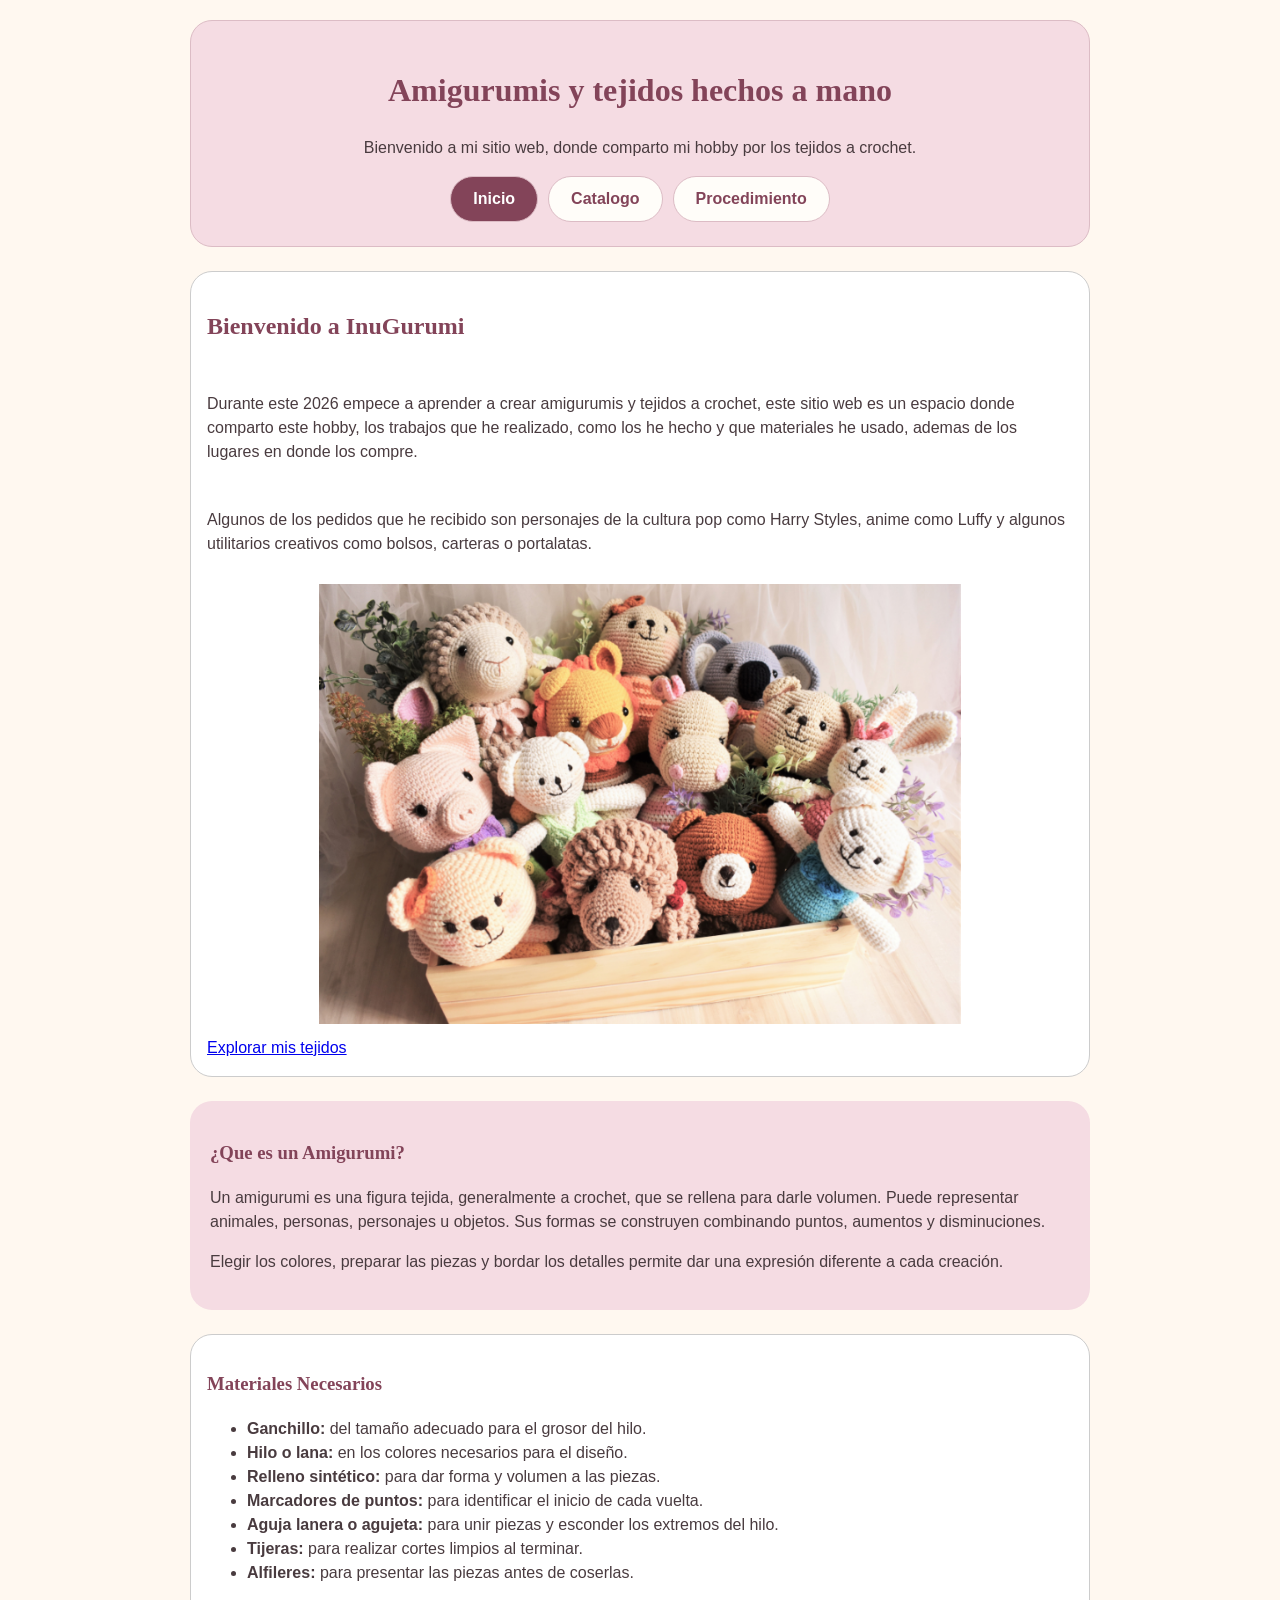
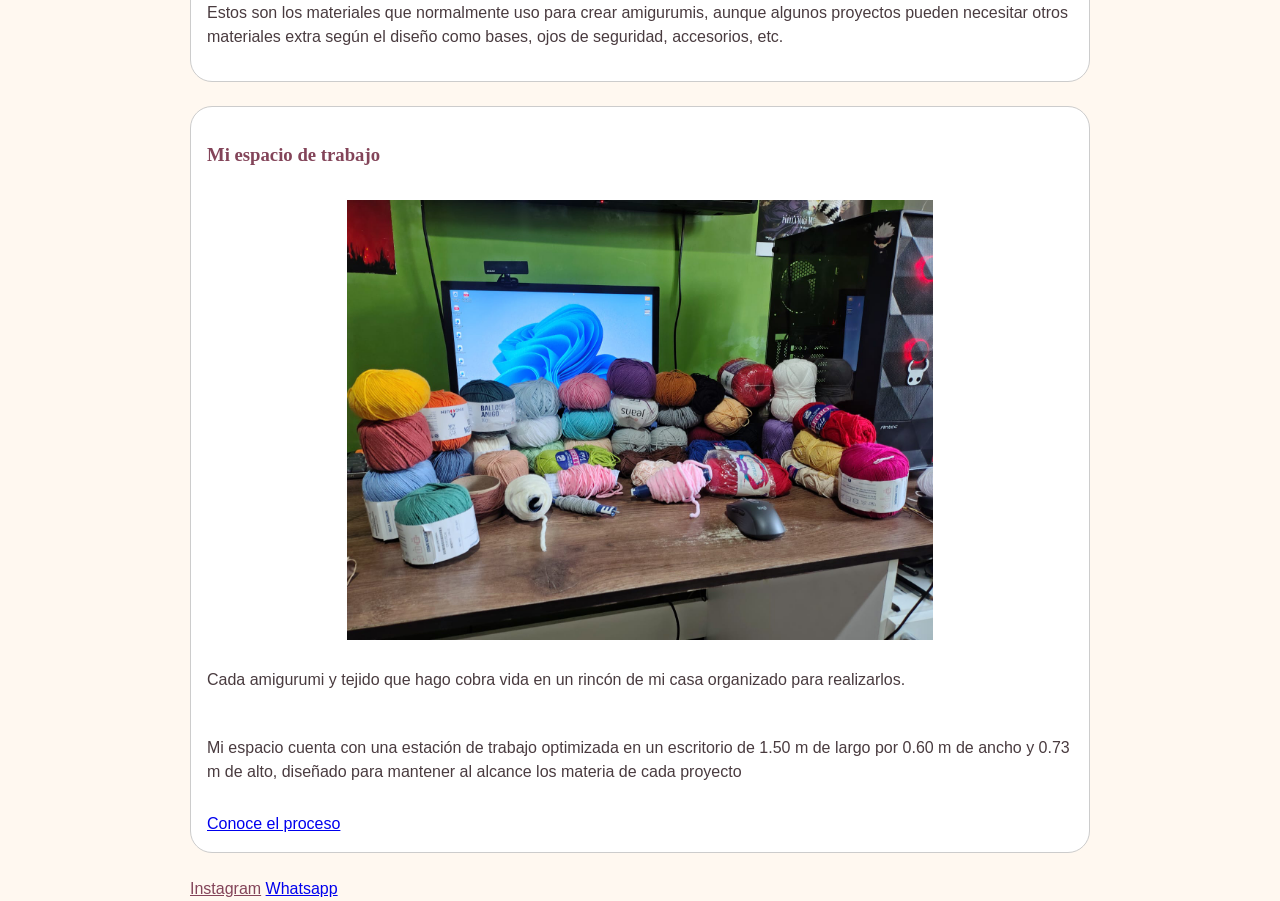
<file: index.html>
<!DOCTYPE html>
<html lang="es">
<head>
    <meta charset="UTF-8">
    <meta name="viewport" content="width=device-width, initial-scale=1.0">
    <title>Amigurumis</title>
    <link rel="stylesheet" href="css/estilos.css">  
    <style>
        .bienvenida {
            display: grid;
            gap: 12px;
            align-items: center;
        }
        #color {
            border: none;
        }

        .bienvenida img {
            width: 100%;
            max-height: 440px;
            object-fit: contain;
            border-radius: 22px;
        }

        section {
            margin-block: 1.5rem; 
            padding: 16px; 
            border: 1px solid #ccc; 
            border-radius: 22px;
        }

    </style>
</head>
<body>
    <header>
        <div class="contenedor">
            <h1 style="text-align: center;">Amigurumis y tejidos hechos a mano </h1>
            <p>Bienvenido a mi sitio web, donde comparto mi hobby por los tejidos a crochet.</p>
            <nav>
                <a href="index.html" title="ir al inicio" class="activo">Inicio</a>
                <a href="catalogo.html" title="ir a catalogo">Catalogo</a>
                <a href="procedimiento.html" title="ir a procedimiento">Procedimiento</a>
            </nav>  
        </div>
    </header>

<main>

    <section class="bienvenida">
        <h2>Bienvenido a InuGurumi</h2>
        <p> Durante este 2026 empece a aprender a crear amigurumis y tejidos a crochet, este sitio web es un espacio donde comparto este hobby, 
            los trabajos que he realizado, como los he hecho y que materiales he usado, ademas de los lugares en donde los compre. 
        </p>

        <p>Algunos de los pedidos que he recibido son personajes de la cultura pop como Harry Styles, 
            anime como Luffy y algunos utilitarios creativos como bolsos, carteras o portalatas.
        </p>

        <img src="images/amigurumisPrincipal.png" alt="Amigurumis" title="Amigurumis" width="400" height="300">
        <a class="boton" href="catalogo.html" target="_blank">Explorar mis tejidos</a>

    </section>

    <section id="color" style="background-color: #f5dce3; padding: 20px; border-radius: 22px;">
        <h3>¿Que es un Amigurumi?</h3>
        <p>Un amigurumi es una figura tejida, generalmente a crochet, que se rellena para darle volumen. 
            Puede representar animales, personas, personajes u objetos.
            Sus formas se construyen combinando puntos, aumentos y disminuciones.
        </p>

        <p>Elegir los colores, preparar las piezas y bordar los detalles 
            permite dar una expresión diferente a cada creación. 
        </p>
    </section>

    <section>
      <h3 class="titulo">Materiales Necesarios</h3>
      <ul class="lista">
         <li>
            <strong>Ganchillo:</strong> del tamaño adecuado para el grosor del hilo.
        </li>
        <li>
            <strong>Hilo o lana:</strong> en los colores necesarios para el diseño.
        </li>
        <li>
            <strong>Relleno sintético:</strong> para dar forma y volumen a las piezas.
        </li>
        <li>
            <strong>Marcadores de puntos:</strong> para identificar el inicio de cada vuelta.
        </li>
        <li>
            <strong>Aguja lanera o agujeta:</strong> para unir piezas y esconder los extremos del hilo.
        </li>
        <li>
            <strong>Tijeras:</strong> para realizar cortes limpios al terminar.
        </li>
        <li>
            <strong>Alfileres:</strong> para presentar las piezas antes de coserlas.
        </li>
      </ul>
      <p>Estos son los materiales que normalmente uso para crear amigurumis, aunque algunos proyectos pueden necesitar 
        otros materiales extra según el diseño como bases, ojos de seguridad, accesorios, etc.</p>
    </section>

    <section class="bienvenida">
      <h3 class="titulo">Mi espacio de trabajo</h3>
      <img src="images/espacio.jpeg" alt="Mi espacio de trabajo" title="Mi espacio de trabajo" width="400" height="300">
        <p>Cada amigurumi y tejido que hago cobra vida en un rincón de mi casa organizado para realizarlos.</p>
        <p>Mi espacio cuenta con una estación de trabajo optimizada en un escritorio de 1.50 m de largo por 0.60 m de ancho y 0.73 m de alto, 
        diseñado para mantener al alcance los materia de cada proyecto</p> 
        <a class="ver-mas" href="procedimiento.html">Conoce el proceso</a>
    </section>

</main>

   <footer>
    <a href="https://www.instagram.com/inutale_02/">Instagram</a>
    <a href="https://api.whatsapp.com/send?phone=0959113373">Whatsapp</a>
</footer>

</body>
</html>
</file>
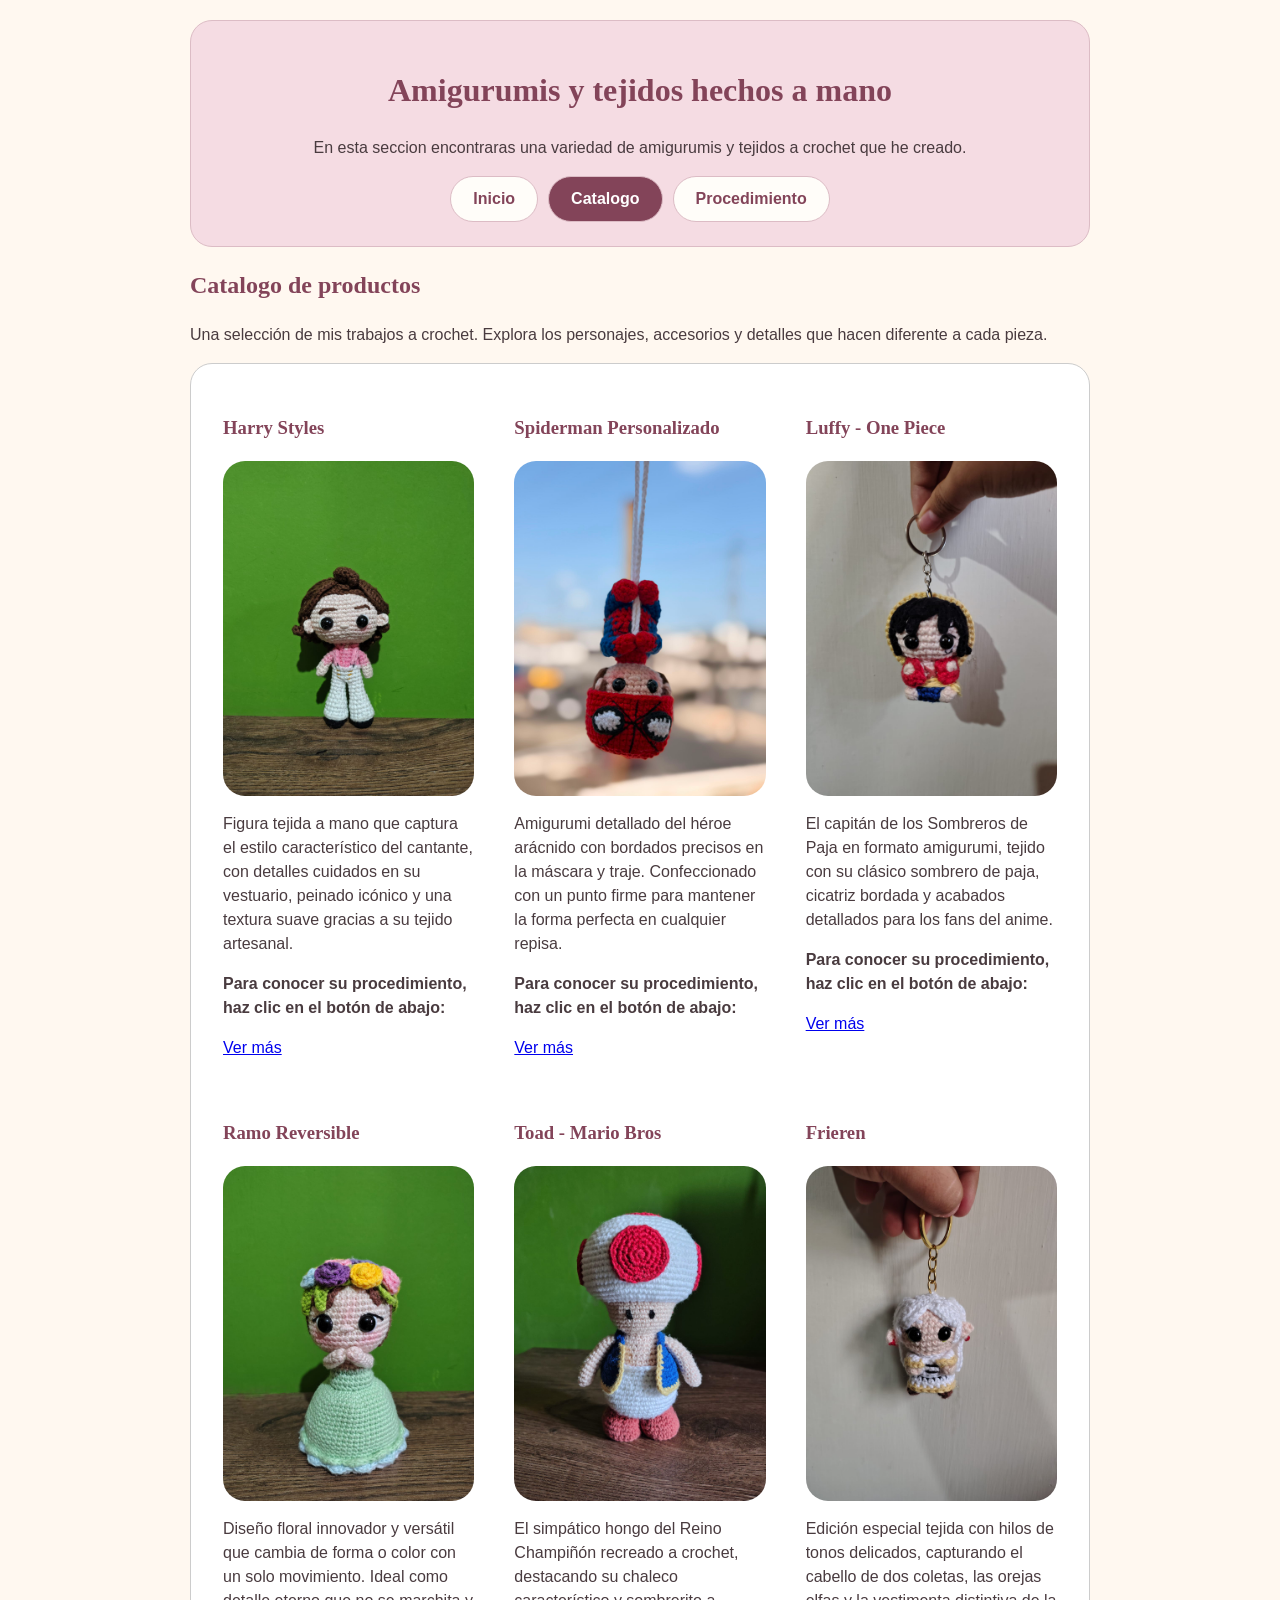
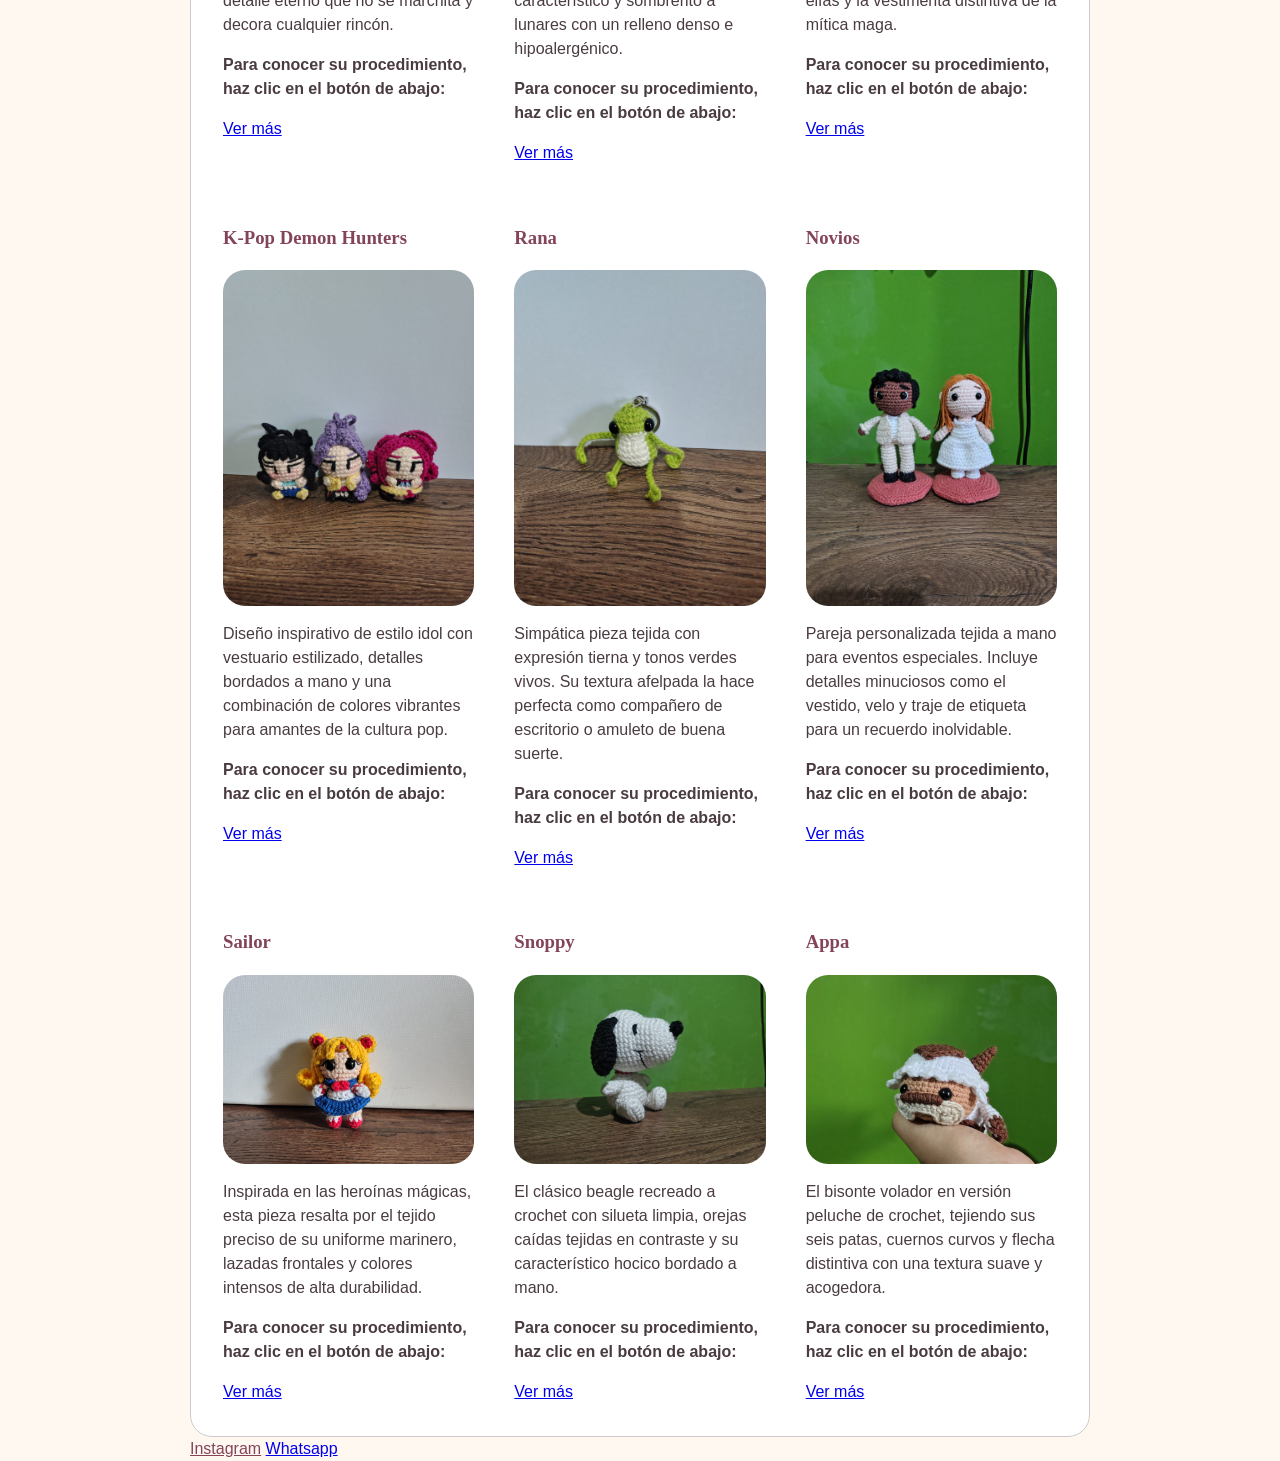
<file: catalogo.html>
<!DOCTYPE html>
<html lang="es">
<head>
    <meta charset="UTF-8">
    <meta name="viewport" content="width=device-width, initial-scale=1.0">
    <title>Amigurumis</title>
    <link rel="stylesheet" href="css/estilos.css">  
    <style>
        .bienvenida {
            display: grid;
            gap: 30px;
            align-items: center;
        }

        .bienvenida img {
            width: 100%;
            max-height: 440px;
            object-fit: contain;
        }

        section {
            margin-block: 1.5rem; 
            padding: 16px; 
            border: 1px solid #ccc; 
            border-radius: 22px;
        }

        button {
            padding: 20px 25px; 
            background-color: #d68b29; 
            color: white; border: none; 
            border-radius: 8px; 
            cursor: pointer;
        }
        input, textarea {
            width: 100%; 
            padding: 20px; 
            margin-bottom: 20px; 
            border: 1px solid #ccc; 
            border-radius: 4px;
        }

    </style>
</head>

<body>
    <header>
        <div class="contenedor">
            <h1>Amigurumis y tejidos hechos a mano </h1>
            <p>En esta seccion encontraras una variedad de amigurumis y tejidos a crochet que he creado.</p>
            <nav>
                <a href="index.html" title="ir al inicio">Inicio</a>
                <a href="catalogo.html" title="ir a catalogo" class="activo">Catalogo</a>
                <a href="procedimiento.html" title="ir a procedimiento">Procedimiento</a>
            </nav>  
        </div>
    </header>

<main>
    <h2>Catalogo de productos</h2>
    <p>Una selección de mis trabajos a crochet. Explora los personajes, accesorios y detalles que hacen diferente a cada pieza.</p>

    <div class="catalogo">
    <article class="card">
        <h3>Harry Styles</h3>
        <img src="images/Harry.jpeg" alt="Amigurumi de Harry Styles" width="300" height="300">
        <p>Figura tejida a mano que captura el estilo característico del cantante, con detalles cuidados en su vestuario, peinado icónico y una textura suave gracias a su tejido artesanal.</p>
        <p style="font-weight: bold ;">Para conocer su procedimiento, haz clic en el botón de abajo:</p>
        <a class="ver-mas" href="procedimiento.html">Ver más</a>
    </article>

    <article class="card">
        <h3>Spiderman Personalizado</h3>
        <img src="images/Spiderman.jpeg" alt="Amigurumi de Spiderman" width="300" height="300">
        <p>Amigurumi detallado del héroe arácnido con bordados precisos en la máscara y traje. Confeccionado con un punto firme para mantener la forma perfecta en cualquier repisa.</p>
        <p style="font-weight: bold;">Para conocer su procedimiento, haz clic en el botón de abajo:</p>
        <a class="ver-mas" href="procedimiento.html">Ver más</a>
    </article>

    <article class="card">
        <h3>Luffy - One Piece</h3>
        <img src="images/Luffy.jpeg" alt="Amigurumi de Luffy" width="300" height="300">
        <p>El capitán de los Sombreros de Paja en formato amigurumi, tejido con su clásico sombrero de paja, cicatriz bordada y acabados detallados para los fans del anime.</p>
        <p style="font-weight: bold;">Para conocer su procedimiento, haz clic en el botón de abajo:</p>
        <a class="ver-mas" href="procedimiento.html">Ver más</a>
    </article>

    <article class="card">
        <h3>Ramo Reversible</h3>
        <img src="images/Ramo.jpeg" alt="Amigurumi de Ramo" width="300" height="300">
        <p>Diseño floral innovador y versátil que cambia de forma o color con un solo movimiento. Ideal como detalle eterno que no se marchita y decora cualquier rincón.</p>
        <p style="font-weight: bold;">Para conocer su procedimiento, haz clic en el botón de abajo:</p>
        <a class="ver-mas" href="procedimiento.html">Ver más</a>
    </article>

    <article class="card">
        <h3>Toad - Mario Bros</h3>
        <img src="images/Toad.jpeg" alt="Amigurumi de Toad" width="300" height="300">
        <p>El simpático hongo del Reino Champiñón recreado a crochet, destacando su chaleco característico y sombrerito a lunares con un relleno denso e hipoalergénico.</p>
        <p style="font-weight: bold;">Para conocer su procedimiento, haz clic en el botón de abajo:</p>
        <a class="ver-mas" href="procedimiento.html">Ver más</a>
    </article>

    <article class="card">
        <h3>Frieren</h3>
        <img src="images/Frieren.jpeg" alt="Amigurumi de Frieren" width="300" height="300">
        <p>Edición especial tejida con hilos de tonos delicados, capturando el cabello de dos coletas, las orejas elfas y la vestimenta distintiva de la mítica maga.</p>
        <p style="font-weight: bold;">Para conocer su procedimiento, haz clic en el botón de abajo:</p>
        <a class="ver-mas" href="procedimiento.html">Ver más</a>
    </article>

    <article class="card">
        <h3>K-Pop Demon Hunters</h3>
        <img src="images/Kpop_Deom.jpeg" alt="Amigurumi de Kpop_Deom" width="300" height="300">
        <p>Diseño inspirativo de estilo idol con vestuario estilizado, detalles bordados a mano y una combinación de colores vibrantes para amantes de la cultura pop.</p>
        <p style="font-weight: bold;">Para conocer su procedimiento, haz clic en el botón de abajo:</p>
        <a class="ver-mas" href="procedimiento.html">Ver más</a>
    </article>

    <article class="card">
        <h3>Rana</h3>
        <img src="images/Rana.jpeg" alt="Amigurumi de Rana" width="300" height="300">
        <p>Simpática pieza tejida con expresión tierna y tonos verdes vivos. Su textura afelpada la hace perfecta como compañero de escritorio o amuleto de buena suerte.</p>
        <p style="font-weight: bold;">Para conocer su procedimiento, haz clic en el botón de abajo:</p>
        <a class="ver-mas" href="procedimiento.html">Ver más</a>
    </article>

    <article class="card">
        <h3>Novios</h3>
        <img src="images/Novios.jpeg" alt="Amigurumi de Novios" width="300" height="300">
        <p>Pareja personalizada tejida a mano para eventos especiales. Incluye detalles minuciosos como el vestido, velo y traje de etiqueta para un recuerdo inolvidable.</p>
        <p style="font-weight: bold;">Para conocer su procedimiento, haz clic en el botón de abajo:</p>
        <a class="ver-mas" href="procedimiento.html">Ver más</a>
    </article>

    <article class="card">
        <h3>Sailor</h3>
        <img src="images/Sailor.jpeg" alt="Amigurumi de Sailor" width="300" height="300">
        <p>Inspirada en las heroínas mágicas, esta pieza resalta por el tejido preciso de su uniforme marinero, lazadas frontales y colores intensos de alta durabilidad.</p>
        <p style="font-weight: bold;">Para conocer su procedimiento, haz clic en el botón de abajo:</p>
        <a class="ver-mas" href="procedimiento.html">Ver más</a>
    </article>

    <article class="card">
        <h3>Snoppy</h3>
        <img src="images/Snoppy.jpeg" alt="Amigurumi de Snoppy" width="300" height="300">
        <p>El clásico beagle recreado a crochet con silueta limpia, orejas caídas tejidas en contraste y su característico hocico bordado a mano.</p>
        <p style="font-weight: bold;">Para conocer su procedimiento, haz clic en el botón de abajo:</p>
        <a class="ver-mas" href="procedimiento.html">Ver más</a>
    </article>

    <article class="card">
        <h3>Appa</h3>
        <img src="images/Appa.jpeg" alt="Amigurumi de Appa" width="300" height="300">
        <p>El bisonte volador en versión peluche de crochet, tejiendo sus seis patas, cuernos curvos y flecha distintiva con una textura suave y acogedora.</p>
        <p style="font-weight: bold;">Para conocer su procedimiento, haz clic en el botón de abajo:</p>
        <a class="ver-mas" href="procedimiento.html">Ver más</a>
    </article>
    </div>
</main>



    <footer>
        <a href="https://www.instagram.com/inutale_02/">Instagram</a>
        <a href="https://api.whatsapp.com/send?phone=0959113373">Whatsapp</a>
    </footer>
</body>
</html>
</file>
<file: css/estilos.css>
:root {
    --color-bg: #fff8f0;
    --color-primary: #834459;
    --color-texto: #493b3f;
    --color-card: #fffdf9;
    --color-rosa: #f5dce3;
    --color-borde: #dcbcc5;
    --radius: 22px;
    --padding: 24px;
}

body {
    width: 85%;
    margin: auto;
    background-color: var(--color-bg);
    color: var(--color-texto);
    font-family: "Trebuchet MS", Arial, sans-serif;
    max-width: 900px;
    line-height: 1.5;
}

header {
    margin-top: 20px;
    padding: var(--padding);
    background-color: var(--color-rosa);
    border: 1px solid var(--color-borde);
    border-radius: var(--radius);
    text-align: center;
}

h1,h2,h3,h4 {
    font-family: Georgia, serif;
    color: var(--color-primary);
}

nav a {
    padding: 10px 22px;
    border: 1px solid var(--color-borde);
    border-radius: 50px;
    background: var(--color-card);
    font-weight: bold;
    text-decoration: none;
}

nav a:link, nav a:visited {
    color: var(--color-primary);
}

nav a:active {
    background: #633044;
    color: white;
}

nav a.activo {
    background: var(--color-primary);
    color: white;
}

nav a:hover{
    background: var(--color-primary);
    color: white;
}

nav {
    display: flex;
    flex-wrap: wrap;
    justify-content: center;
    gap: 10px;
}

.catalogo {
    display: grid;
    grid-template-columns: 1fr;
    gap: var(--padding);
    padding: var(--padding);
    border: 1px solid #ccc;
    border-radius: var(--radius);
}

img {
  max-width: 100%;
  height: auto;
  display: block;
  border-radius: var(--radius);
}

.card{
    border-radius: var(--radius);
    background-color: var(--color-card);
    padding: 8px;
}

footer a[href*="instagram"] {
    color: var(--color-primary);
}

section, .catalogo,.card {
    background-color: white;
}

@media (max-width: 400px){
    .catalogo {
        grid-template-columns: 1fr;
        font-size: 12px;
    }
}

@media (min-width: 600px) {
  .catalogo {
    grid-template-columns: 1fr 1fr;
  }
}

@media (min-width: 992px) {
  .catalogo {
    grid-template-columns: 1fr 1fr 1fr;
  }
}
</file>
